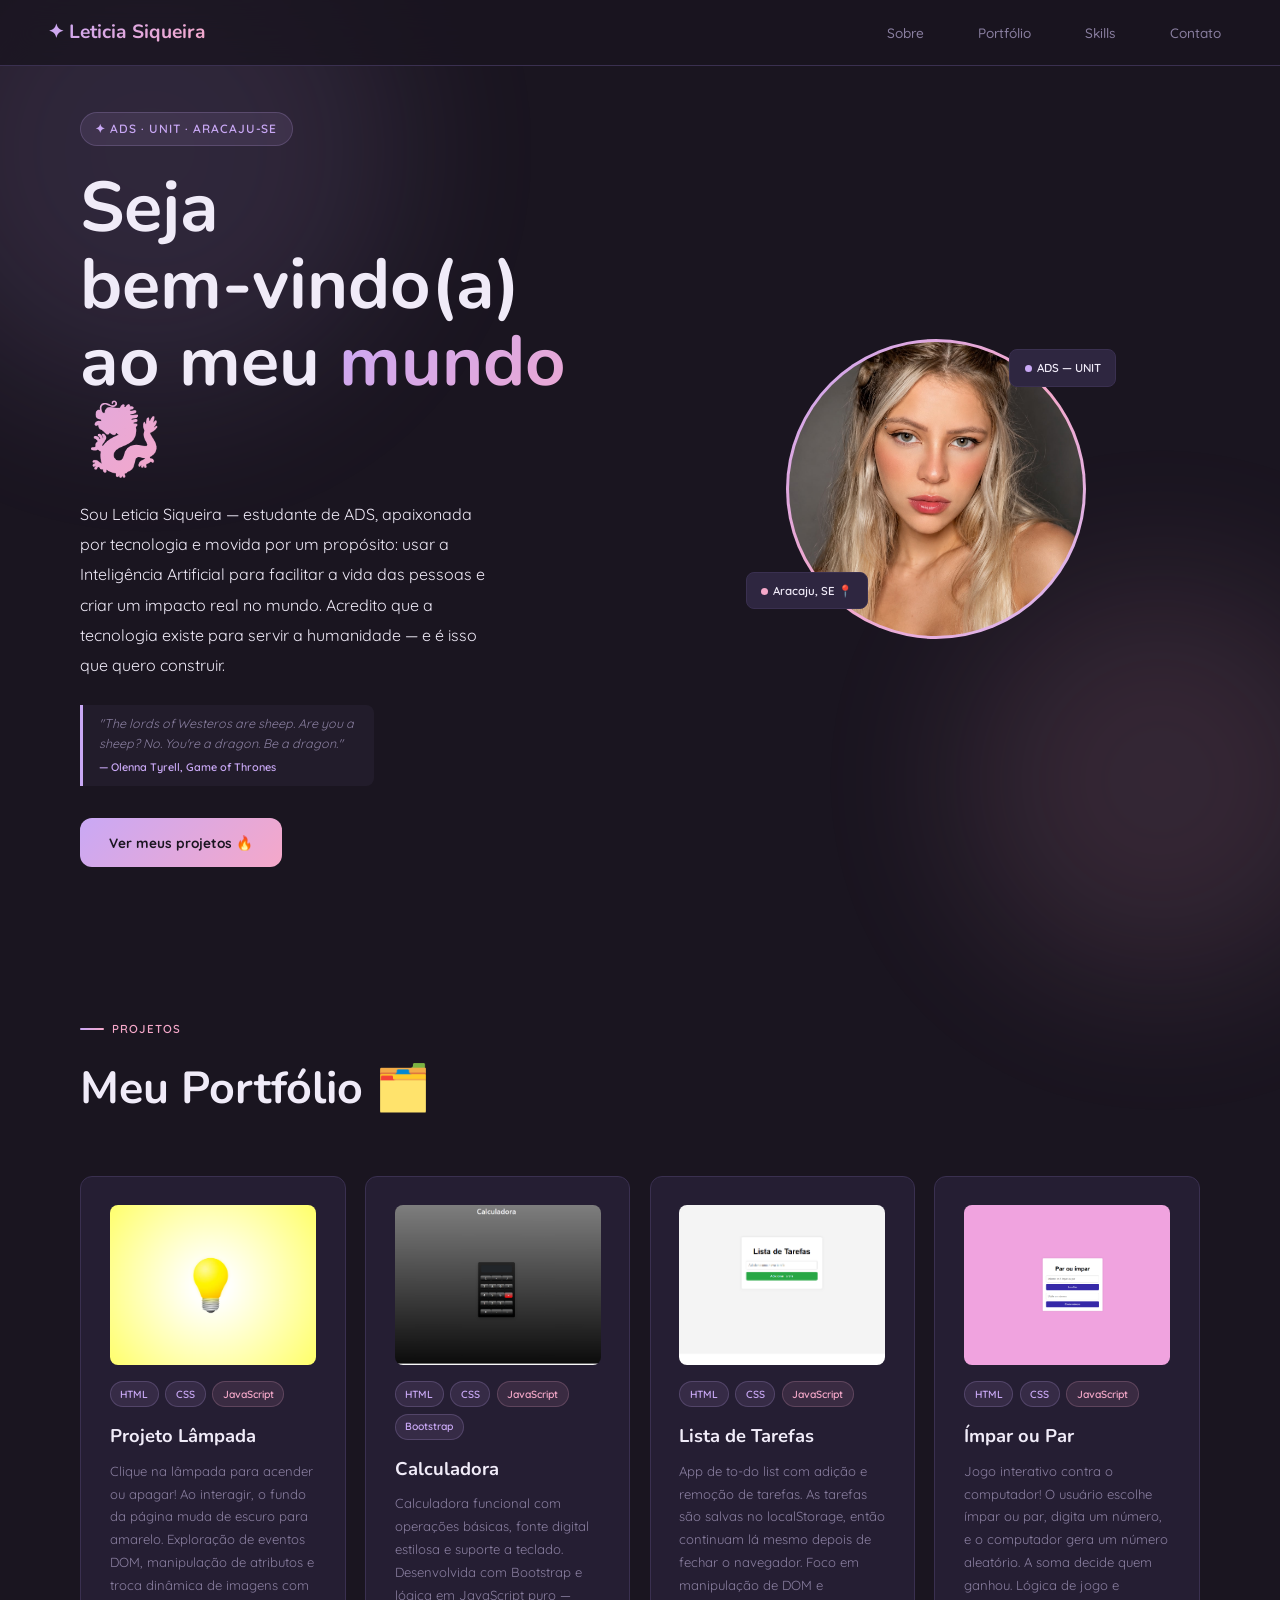
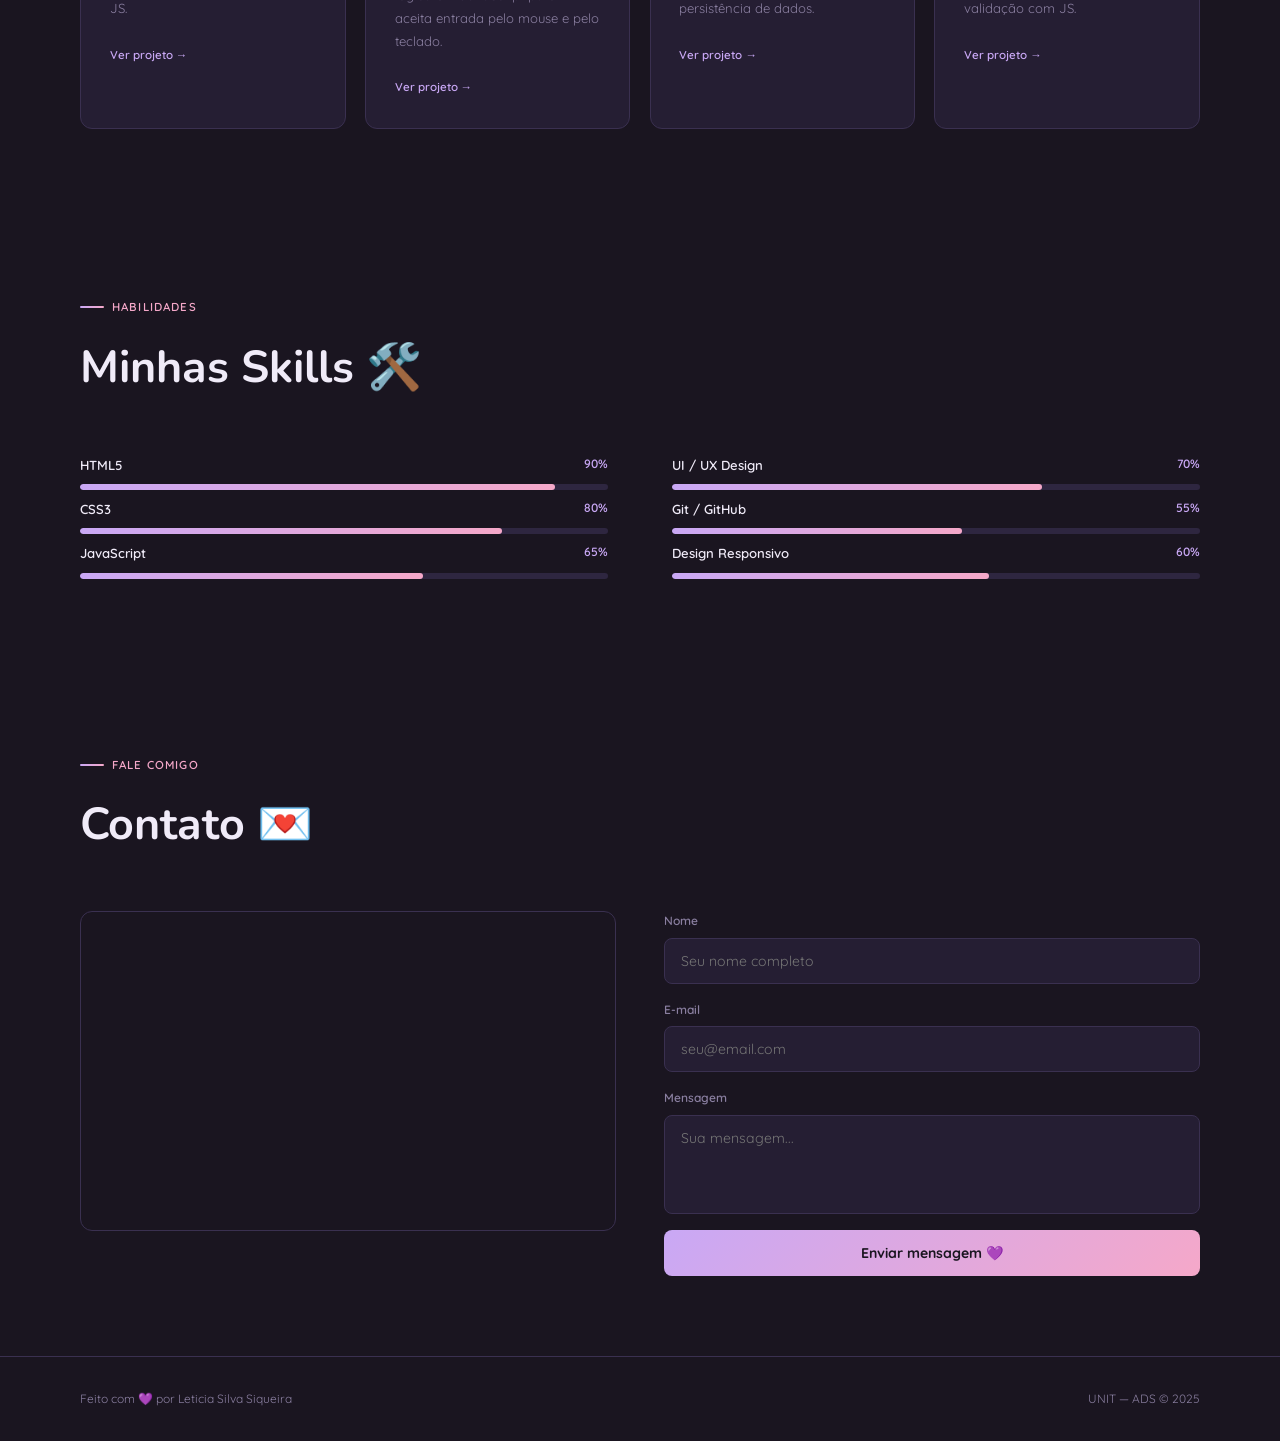
<file: index.html>
<!DOCTYPE html>
<html lang="pt-BR">
<head>
<meta charset="UTF-8">
<meta name="viewport" content="width=device-width, initial-scale=1.0">
<title>Leticia Siqueira — Portfólio</title>
<link rel="preconnect" href="https://fonts.googleapis.com">
<link href="https://fonts.googleapis.com/css2?family=Nunito:ital,wght@0,300;0,400;0,600;0,700;1,300;1,400&family=Quicksand:wght@300;400;500;600&display=swap" rel="stylesheet">
<style>
*, *::before, *::after { box-sizing: border-box; margin: 0; padding: 0; }

:root {
  --bg: #1a1520;
  --bg2: #201a2b;
  --surface: #251e33;
  --surface2: #2e2640;
  --border: #3a3050;
  --purple: #c9a8f5;
  --pink: #f5a8c9;
  --lavender: #d4b8f7;
  --rose: #f7b8d4;
  --muted: #8a7fa0;
  --text: #f0ebf8;
  --font-title: 'Nunito', sans-serif;
  --font-body: 'Quicksand', sans-serif;
  --radius: 12px;
  --radius-sm: 8px;
}

html { scroll-behavior: smooth; }

body {
  background: var(--bg);
  color: var(--text);
  font-family: var(--font-body);
  font-weight: 400;
  line-height: 1.7;
  overflow-x: hidden;
}

/* floating blobs background */
body::before, body::after {
  content: '';
  position: fixed;
  border-radius: 50%;
  pointer-events: none;
  z-index: 0;
  filter: blur(80px);
  opacity: 0.12;
}
body::before {
  width: 500px; height: 500px;
  background: var(--purple);
  top: -100px; left: -100px;
}
body::after {
  width: 400px; height: 400px;
  background: var(--pink);
  bottom: -80px; right: -80px;
}

/* NAV */
nav {
  position: fixed;
  top: 0; left: 0; right: 0;
  z-index: 100;
  padding: 1rem 3rem;
  display: flex;
  justify-content: space-between;
  align-items: center;
  background: rgba(26, 21, 32, 0.8);
  backdrop-filter: blur(16px);
  border-bottom: 1px solid var(--border);
}
.nav-logo {
  font-family: var(--font-title);
  font-size: 1.2rem;
  font-weight: 700;
  background: linear-gradient(135deg, var(--purple), var(--pink));
  -webkit-background-clip: text;
  -webkit-text-fill-color: transparent;
  background-clip: text;
}
.nav-links { display: flex; gap: 2rem; list-style: none; }
.nav-links a {
  font-size: 0.85rem;
  font-weight: 500;
  color: var(--muted);
  text-decoration: none;
  transition: color 0.25s;
  padding: 0.3rem 0.7rem;
  border-radius: 20px;
}
.nav-links a:hover {
  color: var(--purple);
  background: rgba(201,168,245,0.08);
}

/* HERO */
#sobre {
  min-height: 100vh;
  display: grid;
  grid-template-columns: 1fr 1fr;
  align-items: center;
  padding: 7rem 5rem 4rem;
  gap: 4rem;
  position: relative;
  z-index: 1;
}

.hero-tag {
  display: inline-flex;
  align-items: center;
  gap: 0.5rem;
  font-size: 0.75rem;
  font-weight: 600;
  letter-spacing: 0.08em;
  text-transform: uppercase;
  color: var(--purple);
  background: rgba(201,168,245,0.1);
  border: 1px solid rgba(201,168,245,0.2);
  padding: 0.35rem 0.9rem;
  border-radius: 20px;
  margin-bottom: 1.5rem;
}

h1 {
  font-family: var(--font-title);
  font-size: clamp(2.8rem, 5.5vw, 5rem);
  font-weight: 700;
  line-height: 1.1;
  margin-bottom: 1.2rem;
}
h1 .name {
  background: linear-gradient(135deg, var(--purple), var(--pink));
  -webkit-background-clip: text;
  -webkit-text-fill-color: transparent;
  background-clip: text;
}

.hero-desc {
  color: var(--text);
  font-size: 1rem;
  max-width: 42ch;
  line-height: 1.9;
  margin-bottom: 1.5rem;
  font-style: normal;
}
.hero-quote {
  border-left: 3px solid var(--purple);
  padding: 0.6rem 1rem;
  margin-bottom: 2rem;
  font-size: 0.78rem;
  color: var(--muted);
  line-height: 1.6;
  background: rgba(201,168,245,0.05);
  border-radius: 0 var(--radius-sm) var(--radius-sm) 0;
  font-style: italic;
  max-width: 42ch;
}
.hero-quote span {
  display: block;
  margin-top: 0.3rem;
  font-size: 0.68rem;
  color: var(--purple);
  font-style: normal;
  font-weight: 600;
}

.btn-primary {
  display: inline-flex;
  align-items: center;
  gap: 0.5rem;
  padding: 0.8rem 1.8rem;
  background: linear-gradient(135deg, var(--purple), var(--pink));
  color: #1a1520;
  font-family: var(--font-body);
  font-size: 0.85rem;
  font-weight: 700;
  text-decoration: none;
  border-radius: var(--radius);
  transition: opacity 0.25s, transform 0.25s;
  border: none;
  cursor: pointer;
}
.btn-primary:hover { opacity: 0.88; transform: translateY(-2px); }

/* profile */
.hero-visual {
  display: flex;
  justify-content: center;
  align-items: center;
}
.profile-wrap {
  position: relative;
  display: flex;
  justify-content: center;
}
.profile-ring {
  width: 300px; height: 300px;
  border-radius: 50%;
  padding: 3px;
  background: linear-gradient(135deg, var(--purple), var(--pink), var(--lavender));
  position: relative;
}
.profile-inner {
  width: 100%; height: 100%;
  border-radius: 50%;
  background: var(--surface);
  display: flex;
  align-items: center;
  justify-content: center;
  overflow: hidden;
}
.profile-inner img { width: 100%; height: 100%; object-fit: cover; }
.profile-placeholder-hero {
  display: flex; flex-direction: column;
  align-items: center; gap: 0.8rem;
  color: var(--muted); font-size: 0.7rem;
  text-align: center;
}
.profile-placeholder-hero svg { opacity: 0.4; }

.float-badge {
  position: absolute;
  background: var(--surface2);
  border: 1px solid var(--border);
  border-radius: var(--radius-sm);
  padding: 0.5rem 0.9rem;
  font-size: 0.72rem;
  font-weight: 600;
  color: var(--text);
  white-space: nowrap;
}
.badge-1 { top: 10px; right: -30px; }
.badge-2 { bottom: 30px; left: -40px; }
.badge-dot {
  display: inline-block;
  width: 7px; height: 7px;
  border-radius: 50%;
  margin-right: 5px;
  background: var(--purple);
}
.badge-dot.pink { background: var(--pink); }

/* SECTIONS */
section:not(#sobre) {
  padding: 5rem 5rem;
  position: relative;
  z-index: 1;
}

.section-label {
  display: inline-flex;
  align-items: center;
  gap: 0.5rem;
  font-size: 0.72rem;
  font-weight: 600;
  letter-spacing: 0.1em;
  text-transform: uppercase;
  color: var(--pink);
  margin-bottom: 0.8rem;
}
.section-label::before {
  content: '';
  display: block;
  width: 1.5rem; height: 2px;
  background: linear-gradient(90deg, var(--purple), var(--pink));
  border-radius: 2px;
}

h2 {
  font-family: var(--font-title);
  font-size: clamp(1.8rem, 3.5vw, 2.8rem);
  font-weight: 700;
  margin-bottom: 3rem;
}

/* PORTFOLIO */
.portfolio-grid {
  display: grid;
  grid-template-columns: repeat(auto-fill, minmax(260px, 1fr));
  gap: 1.2rem;
}

.project-card {
  background: var(--surface);
  border: 1px solid var(--border);
  border-radius: var(--radius);
  padding: 1.8rem;
  transition: transform 0.25s, border-color 0.25s, box-shadow 0.25s;
  position: relative;
  overflow: hidden;
}
.project-card::before {
  content: '';
  position: absolute;
  top: 0; left: 0; right: 0;
  height: 3px;
  background: linear-gradient(90deg, var(--purple), var(--pink));
  opacity: 0;
  transition: opacity 0.25s;
}
.project-card:hover {
  transform: translateY(-4px);
  border-color: rgba(201,168,245,0.3);
  box-shadow: 0 12px 40px rgba(201,168,245,0.08);
}
.project-card:hover::before { opacity: 1; }

.project-thumb {
  width: 100%;
  height: 160px;
  border-radius: var(--radius-sm);
  overflow: hidden;
  margin-bottom: 1rem;
  background: var(--surface2);
}
.project-thumb img {
  width: 100%;
  height: 100%;
  object-fit: cover;
  transition: transform 0.3s;
}
.project-card:hover .project-thumb img { transform: scale(1.05); }
.project-tech {
  display: flex; flex-wrap: wrap; gap: 0.4rem;
  margin-bottom: 0.8rem;
}
.tag {
  font-size: 0.65rem;
  font-weight: 600;
  padding: 0.2rem 0.6rem;
  border-radius: 20px;
  background: rgba(201,168,245,0.1);
  color: var(--purple);
  border: 1px solid rgba(201,168,245,0.2);
}
.tag.pink {
  background: rgba(245,168,201,0.1);
  color: var(--pink);
  border-color: rgba(245,168,201,0.2);
}
.project-card h3 {
  font-family: var(--font-title);
  font-size: 1.15rem;
  font-weight: 700;
  margin-bottom: 0.5rem;
}
.project-card p {
  font-size: 0.82rem;
  color: var(--muted);
  line-height: 1.75;
  margin-bottom: 1.2rem;
}
.project-link {
  font-size: 0.72rem;
  font-weight: 600;
  color: var(--purple);
  text-decoration: none;
  display: inline-flex;
  align-items: center;
  gap: 0.4rem;
  transition: gap 0.2s;
}
.project-link:hover { gap: 0.7rem; }
.project-link.local { color: var(--muted); font-style: italic; cursor: default; }

/* SKILLS */
.skills-wrap {
  display: grid;
  grid-template-columns: 1fr 1fr;
  gap: 1rem 4rem;
}
.skill-item { margin-bottom: 0.5rem; }
.skill-header {
  display: flex;
  justify-content: space-between;
  margin-bottom: 0.5rem;
}
.skill-name { font-size: 0.82rem; font-weight: 600; }
.skill-pct { font-size: 0.75rem; color: var(--purple); font-weight: 600; }
.skill-bar {
  height: 6px;
  background: var(--surface2);
  border-radius: 10px;
  overflow: hidden;
}
.skill-fill {
  height: 100%;
  background: linear-gradient(90deg, var(--purple), var(--pink));
  border-radius: 10px;
  width: 0;
  transition: width 1.3s cubic-bezier(0.25, 1, 0.5, 1);
}

/* CONTATO */
.contact-grid {
  display: grid;
  grid-template-columns: 1fr 1fr;
  gap: 3rem;
  align-items: start;
}
.map-container {
  height: 320px;
  border-radius: var(--radius);
  overflow: hidden;
  border: 1px solid var(--border);
}
.map-container iframe {
  width: 100%; height: 100%;
  border: none;
  filter: grayscale(100%) invert(85%) contrast(75%) hue-rotate(200deg);
}

form { display: flex; flex-direction: column; gap: 1rem; }
.field-group { display: flex; flex-direction: column; gap: 0.4rem; }
label { font-size: 0.75rem; font-weight: 600; color: var(--muted); }
input, textarea {
  background: var(--surface);
  border: 1px solid var(--border);
  color: var(--text);
  font-family: var(--font-body);
  font-size: 0.88rem;
  padding: 0.8rem 1rem;
  border-radius: var(--radius-sm);
  outline: none;
  transition: border-color 0.2s, box-shadow 0.2s;
  resize: none;
}
input:focus, textarea:focus {
  border-color: var(--purple);
  box-shadow: 0 0 0 3px rgba(201,168,245,0.1);
}
input.error, textarea.error { border-color: #f57fa8; }
.error-msg { font-size: 0.68rem; color: #f57fa8; display: none; }
.error-msg.show { display: block; }
.btn-submit {
  background: linear-gradient(135deg, var(--purple), var(--pink));
  color: #1a1520;
  border: none;
  padding: 0.85rem;
  font-family: var(--font-body);
  font-size: 0.88rem;
  font-weight: 700;
  border-radius: var(--radius-sm);
  cursor: pointer;
  transition: opacity 0.2s, transform 0.2s;
}
.btn-submit:hover { opacity: 0.88; transform: translateY(-1px); }
.form-success {
  display: none;
  padding: 0.9rem;
  border-radius: var(--radius-sm);
  background: rgba(201,168,245,0.1);
  border: 1px solid rgba(201,168,245,0.25);
  color: var(--purple);
  font-size: 0.82rem;
  font-weight: 600;
  text-align: center;
}

/* FOOTER */
footer {
  padding: 2rem 5rem;
  border-top: 1px solid var(--border);
  display: flex;
  justify-content: space-between;
  align-items: center;
  font-size: 0.75rem;
  color: var(--muted);
  position: relative;
  z-index: 1;
}

/* ANIMATIONS */
@keyframes fadeUp {
  from { opacity: 0; transform: translateY(18px); }
  to { opacity: 1; transform: translateY(0); }
}
.anim { opacity: 0; animation: fadeUp 0.6s ease forwards; }
.d1 { animation-delay: 0.1s; }
.d2 { animation-delay: 0.25s; }
.d3 { animation-delay: 0.4s; }
.d4 { animation-delay: 0.55s; }
.d5 { animation-delay: 0.65s; }

@keyframes float {
  0%, 100% { transform: translateY(0px); }
  50% { transform: translateY(-8px); }
}
.profile-ring { animation: float 5s ease-in-out infinite; }

/* RESPONSIVE */
@media (max-width: 900px) {
  nav { padding: 1rem 1.5rem; }
  .nav-links { gap: 1rem; }
  #sobre { grid-template-columns: 1fr; padding: 7rem 2rem 4rem; text-align: center; }
  .hero-visual { order: -1; }
  .hero-tag, .hero-desc { margin-left: auto; margin-right: auto; }
  section:not(#sobre) { padding: 4rem 2rem; }
  .skills-wrap, .contact-grid { grid-template-columns: 1fr; }
  footer { flex-direction: column; gap: 0.5rem; text-align: center; }
  .badge-1, .badge-2 { display: none; }
}
@media (max-width: 600px) {
  .portfolio-grid { grid-template-columns: 1fr; }
  .profile-ring { width: 220px; height: 220px; }
}
</style>
</head>
<body>

<nav>
  <span class="nav-logo">✦ Leticia Siqueira</span>
  <ul class="nav-links">
    <li><a href="#sobre">Sobre</a></li>
    <li><a href="#portfolio">Portfólio</a></li>
    <li><a href="#skills">Skills</a></li>
    <li><a href="#contato">Contato</a></li>
  </ul>
</nav>

<!-- SOBRE -->
<section id="sobre">
  <div>
    <div class="hero-tag anim d1">✦ ADS · UNIT · Aracaju-SE</div>
    <h1 class="anim d2">Seja<br>bem-vindo(a)<br>ao meu <span class="name">mundo 🐉</span></h1>
    <p class="hero-desc anim d3">
      Sou Leticia Siqueira — estudante de ADS, apaixonada por tecnologia
      e movida por um propósito: usar a Inteligência Artificial para facilitar
      a vida das pessoas e criar um impacto real no mundo.
      Acredito que a tecnologia existe para servir a humanidade —
      e é isso que quero construir.
    </p>
    <blockquote class="hero-quote anim d4">
      "The lords of Westeros are sheep. Are you a sheep? No. You're a dragon. Be a dragon."
      <span>— Olenna Tyrell, Game of Thrones</span>
    </blockquote>
    <a href="#portfolio" class="btn-primary anim d5">
      Ver meus projetos 🔥
    </a>
  </div>

  <div class="hero-visual anim d5">
    <div class="profile-wrap">
      <div class="profile-ring">
        <div class="profile-inner">
          <img src="lety.jpg" alt="Leticia Siqueira">
        </div>
      </div>
      <div class="float-badge badge-1"><span class="badge-dot"></span>ADS — UNIT</div>
      <div class="float-badge badge-2"><span class="badge-dot pink"></span>Aracaju, SE 📍</div>
    </div>
  </div>
</section>

<!-- PORTFÓLIO -->
<section id="portfolio">
  <p class="section-label">Projetos</p>
  <h2>Meu Portfólio 🗂️</h2>

  <div class="portfolio-grid">

    <div class="project-card">
      <div class="project-thumb">
        <img src="preview-lampada.png" alt="Projeto Lâmpada">
      </div>
      <div class="project-tech">
        <span class="tag">HTML</span>
        <span class="tag">CSS</span>
        <span class="tag pink">JavaScript</span>
      </div>
      <h3>Projeto Lâmpada</h3>
      <p>Clique na lâmpada para acender ou apagar! Ao interagir, o fundo da página muda de escuro para amarelo. Exploração de eventos DOM, manipulação de atributos e troca dinâmica de imagens com JS.</p>
      <a href="lampada/index.html" class="project-link">Ver projeto →</a>
    </div>

    <div class="project-card">
      <div class="project-thumb">
        <img src="preview-calculadora.png" alt="Calculadora">
      </div>
      <div class="project-tech">
        <span class="tag">HTML</span>
        <span class="tag">CSS</span>
        <span class="tag pink">JavaScript</span>
        <span class="tag">Bootstrap</span>
      </div>
      <h3>Calculadora</h3>
      <p>Calculadora funcional com operações básicas, fonte digital estilosa e suporte a teclado. Desenvolvida com Bootstrap e lógica em JavaScript puro — aceita entrada pelo mouse e pelo teclado.</p>
      <a href="calculadora/atividade-calculadora/index.html" class="project-link">Ver projeto →</a>
    </div>

    <div class="project-card">
      <div class="project-thumb">
        <img src="preview-tarefas.png" alt="Lista de Tarefas">
      </div>
      <div class="project-tech">
        <span class="tag">HTML</span>
        <span class="tag">CSS</span>
        <span class="tag pink">JavaScript</span>
      </div>
      <h3>Lista de Tarefas</h3>
      <p>App de to-do list com adição e remoção de tarefas. As tarefas são salvas no localStorage, então continuam lá mesmo depois de fechar o navegador. Foco em manipulação de DOM e persistência de dados.</p>
      <a href="lista-de-tarefas/atividade_lista_tarefas/index.html" class="project-link">Ver projeto →</a>
    </div>

    <div class="project-card">
      <div class="project-thumb">
        <img src="preview-impar.png" alt="Ímpar ou Par">
      </div>
      <div class="project-tech">
        <span class="tag">HTML</span>
        <span class="tag">CSS</span>
        <span class="tag pink">JavaScript</span>
      </div>
      <h3>Ímpar ou Par</h3>
      <p>Jogo interativo contra o computador! O usuário escolhe ímpar ou par, digita um número, e o computador gera um número aleatório. A soma decide quem ganhou. Lógica de jogo e validação com JS.</p>
      <a href="impar-ou-par/index.html" class="project-link">Ver projeto →</a>
    </div>

  </div>
</section>

<!-- SKILLS -->
<section id="skills">
  <p class="section-label">Habilidades</p>
  <h2>Minhas Skills 🛠️</h2>

  <div class="skills-wrap">
    <div>
      <div class="skill-item" data-pct="90">
        <div class="skill-header">
          <span class="skill-name">HTML5</span>
          <span class="skill-pct">90%</span>
        </div>
        <div class="skill-bar"><div class="skill-fill"></div></div>
      </div>
      <div class="skill-item" data-pct="80">
        <div class="skill-header">
          <span class="skill-name">CSS3</span>
          <span class="skill-pct">80%</span>
        </div>
        <div class="skill-bar"><div class="skill-fill"></div></div>
      </div>
      <div class="skill-item" data-pct="65">
        <div class="skill-header">
          <span class="skill-name">JavaScript</span>
          <span class="skill-pct">65%</span>
        </div>
        <div class="skill-bar"><div class="skill-fill"></div></div>
      </div>
    </div>
    <div>
      <div class="skill-item" data-pct="70">
        <div class="skill-header">
          <span class="skill-name">UI / UX Design</span>
          <span class="skill-pct">70%</span>
        </div>
        <div class="skill-bar"><div class="skill-fill"></div></div>
      </div>
      <div class="skill-item" data-pct="55">
        <div class="skill-header">
          <span class="skill-name">Git / GitHub</span>
          <span class="skill-pct">55%</span>
        </div>
        <div class="skill-bar"><div class="skill-fill"></div></div>
      </div>
      <div class="skill-item" data-pct="60">
        <div class="skill-header">
          <span class="skill-name">Design Responsivo</span>
          <span class="skill-pct">60%</span>
        </div>
        <div class="skill-bar"><div class="skill-fill"></div></div>
      </div>
    </div>
  </div>
</section>

<!-- CONTATO -->
<section id="contato">
  <p class="section-label">Fale comigo</p>
  <h2>Contato 💌</h2>

  <div class="contact-grid">
    <div class="map-container">
      <iframe
        src="https://www.google.com/maps/embed?pb=!1m18!1m12!1m3!1d125195.28743!2d-37.1!3d-10.95!2m3!1f0!2f0!3f0!3m2!1i1024!2i768!4f13.1!3m3!1m2!1s0x71ab1baa01ce50f%3A0x5cd7cb7f5ee92e48!2sAracaju%2C%20SE!5e0!3m2!1spt-BR!2sbr!4v1700000000000"
        allowfullscreen="" loading="lazy" referrerpolicy="no-referrer-when-downgrade">
      </iframe>
    </div>

    <form id="contactForm" novalidate>
      <div class="field-group">
        <label for="nome">Nome</label>
        <input type="text" id="nome" placeholder="Seu nome completo">
        <span class="error-msg" id="nomeErr">Por favor, informe seu nome.</span>
      </div>
      <div class="field-group">
        <label for="email">E-mail</label>
        <input type="email" id="email" placeholder="seu@email.com">
        <span class="error-msg" id="emailErr">Informe um e-mail válido.</span>
      </div>
      <div class="field-group">
        <label for="mensagem">Mensagem</label>
        <textarea id="mensagem" rows="4" placeholder="Sua mensagem..."></textarea>
        <span class="error-msg" id="mensagemErr">Por favor, escreva sua mensagem.</span>
      </div>
      <button type="submit" class="btn-submit">Enviar mensagem 💜</button>
      <div class="form-success" id="formSuccess">
        ✨ Mensagem enviada! Entrarei em contato em breve.
      </div>
    </form>
  </div>
</section>

<footer>
  <span>Feito com 💜 por Leticia Silva Siqueira</span>
  <span>UNIT — ADS © 2025</span>
</footer>

<script>
  // Skills on scroll
  const skillObs = new IntersectionObserver(entries => {
    entries.forEach(entry => {
      if (entry.isIntersecting) {
        entry.target.querySelectorAll('.skill-item').forEach(item => {
          item.querySelector('.skill-fill').style.width = item.dataset.pct + '%';
        });
        skillObs.unobserve(entry.target);
      }
    });
  }, { threshold: 0.3 });
  const sw = document.querySelector('.skills-wrap');
  if (sw) skillObs.observe(sw);

  // Cards fade in
  const cardObs = new IntersectionObserver(entries => {
    entries.forEach(e => {
      if (e.isIntersecting) {
        e.target.style.opacity = '1';
        e.target.style.transform = 'translateY(0)';
      }
    });
  }, { threshold: 0.1 });
  document.querySelectorAll('.project-card').forEach((c, i) => {
    c.style.opacity = '0';
    c.style.transform = 'translateY(16px)';
    c.style.transition = `opacity 0.5s ease ${i * 0.1}s, transform 0.5s ease ${i * 0.1}s, border-color 0.25s, box-shadow 0.25s`;
    cardObs.observe(c);
  });

  // Form validation
  document.getElementById('contactForm').addEventListener('submit', function(e) {
    e.preventDefault();
    let valid = true;
    const nome = document.getElementById('nome');
    const email = document.getElementById('email');
    const mensagem = document.getElementById('mensagem');

    [nome, email, mensagem].forEach(f => {
      f.classList.remove('error');
      document.getElementById(f.id + 'Err').classList.remove('show');
    });

    if (!nome.value.trim()) {
      nome.classList.add('error');
      document.getElementById('nomeErr').classList.add('show');
      valid = false;
    }
    const emailRx = /^[^\s@]+@[^\s@]+\.[^\s@]+$/;
    if (!emailRx.test(email.value.trim())) {
      email.classList.add('error');
      document.getElementById('emailErr').classList.add('show');
      valid = false;
    }
    if (!mensagem.value.trim()) {
      mensagem.classList.add('error');
      document.getElementById('mensagemErr').classList.add('show');
      valid = false;
    }
    if (valid) {
      document.getElementById('formSuccess').style.display = 'block';
      this.reset();
      setTimeout(() => { document.getElementById('formSuccess').style.display = 'none'; }, 5000);
    }
  });
</script>
</body>
</html>
</file>
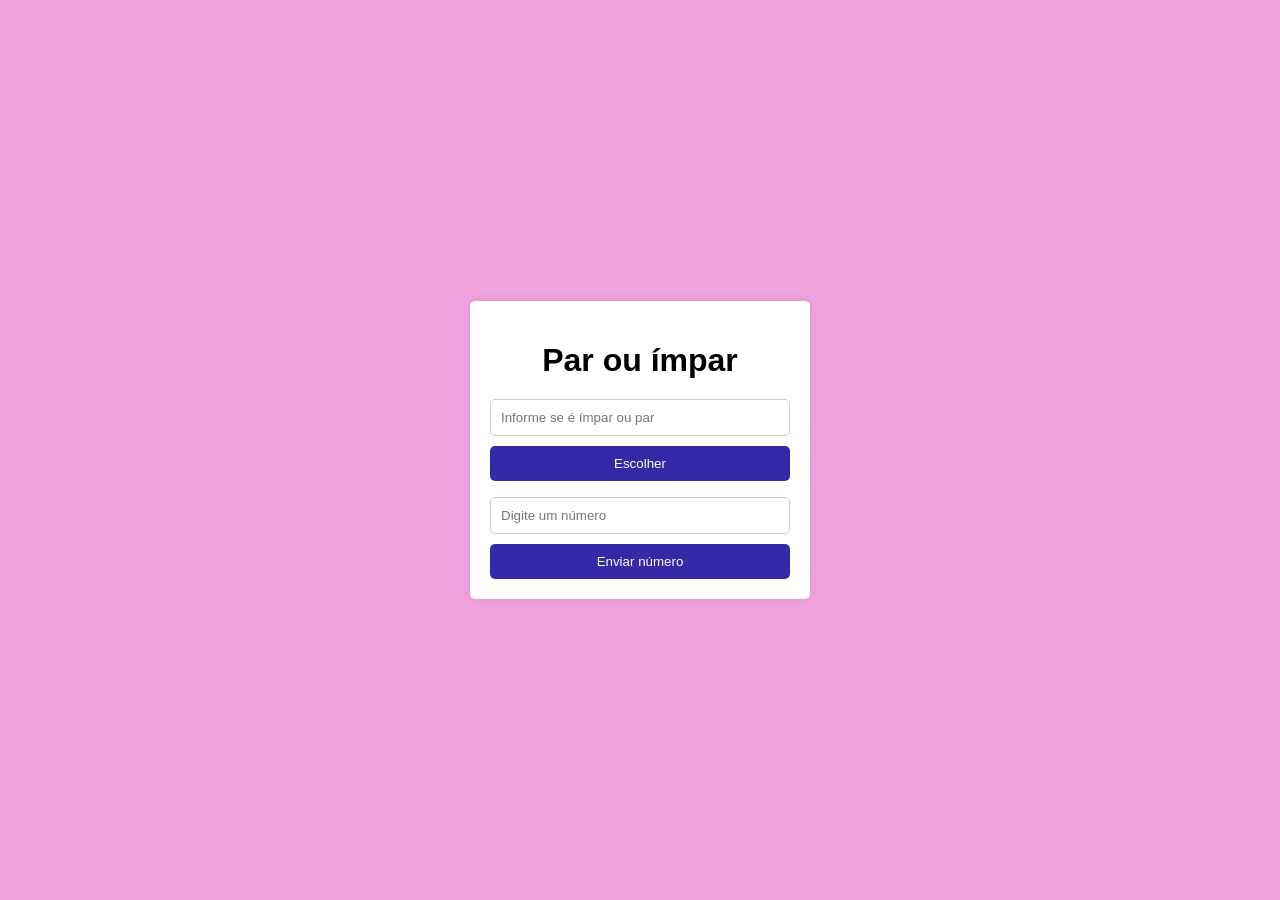
<file: impar ou par/index.html>
<html lang="pt-BR"> 
    <head>
         <meta charset="UTF-8"> 
         <meta name="viewport" content="width=device-width, initial-scale=1.0">
         <title>Jogo ímpar ou Par</title>
          <link rel="stylesheet" href="styles.css">
         <script src="script.js" defer></script>
</head>
 <body>
         <div class="container"> 
         <h1>Par ou ímpar</h1>
         <input type="text" id="choiceInput" placeholder="Informe se é ímpar ou par">
         <button id="choiceSubmit">Escolher</button>
         <ul id="taskList"></ul>
         <input type="text" id="numberInput" placeholder="Digite um número">
         <button id="numberSubmit">Enviar número</button>
         </div>
</body> 
</html>
</file>
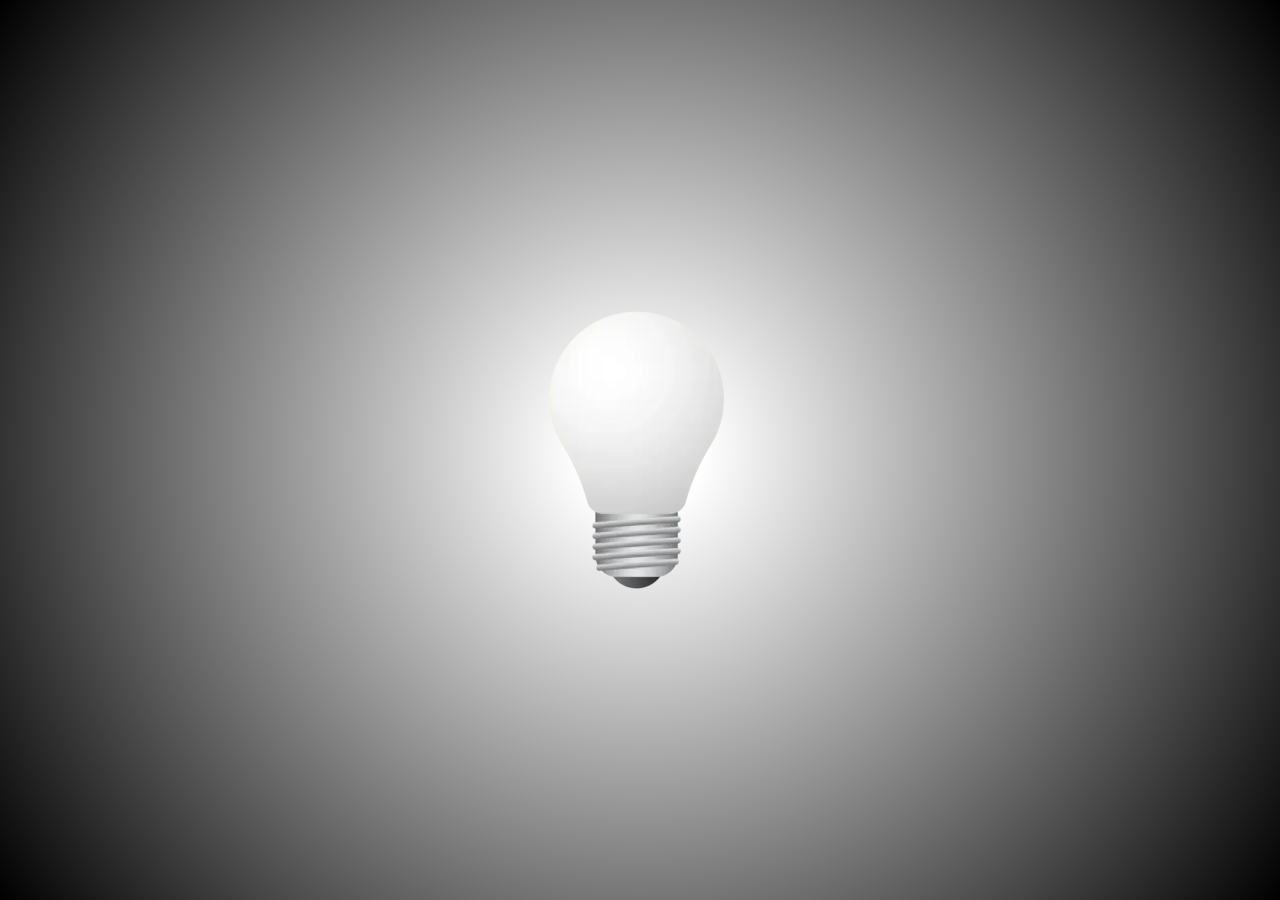
<file: lampada/index.html>
<!DOCTYPE html>
<html lang="pt-BR">
<head>
    <meta charset="UTF-8">
    <meta name="viewport" content="width=device-width, initial-scale=1.0">
    <title>Lâmpada</title>
    <link rel="stylesheet" href="style.css">
</head>
<body>
    <div class="container">
        <img id="lamp" src="assets/lamp_off.png" alt="Lâmpada apagada">
    </div>
    <script src="script.js"></script>
</body>
</html>
</file>
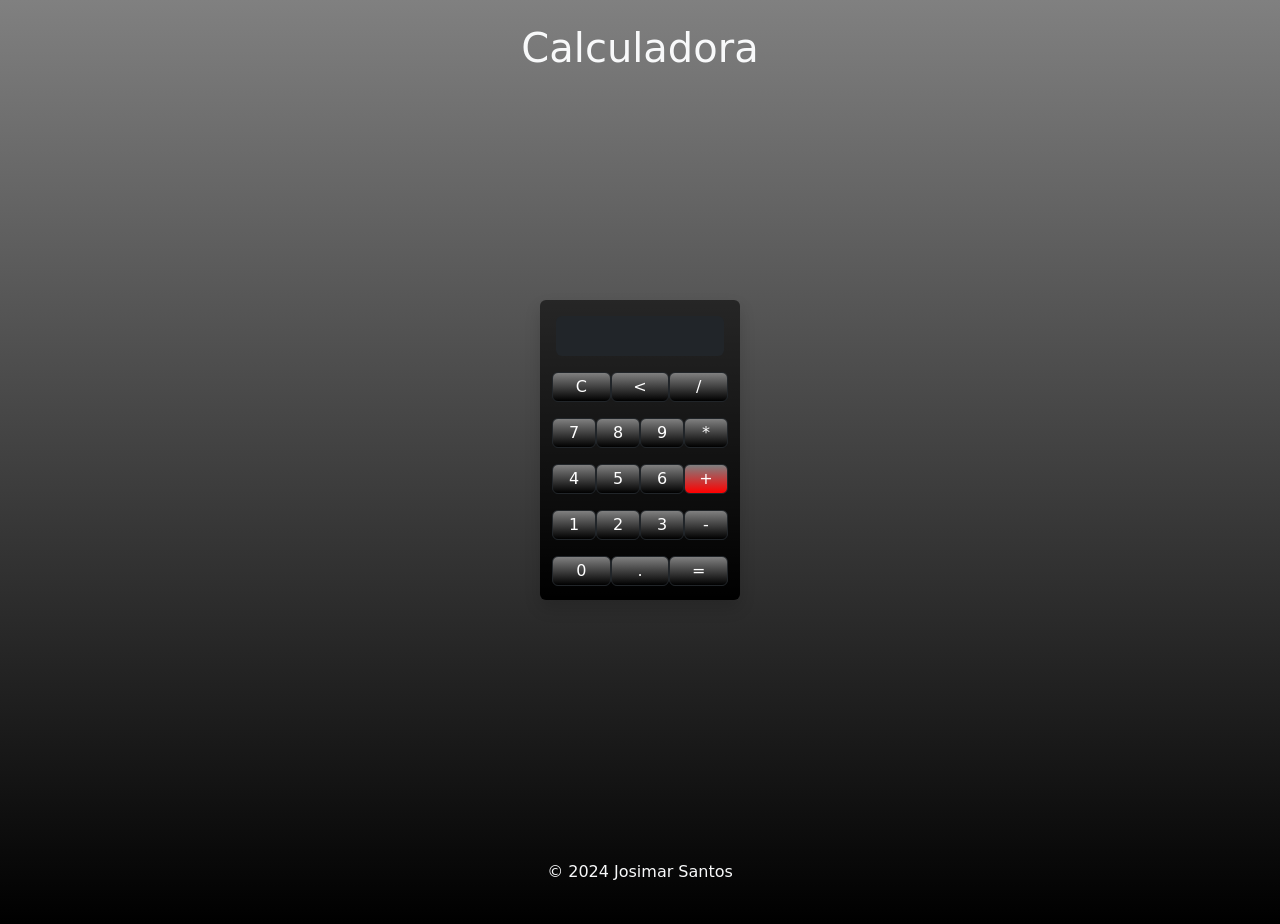
<file: calculadora/atividade calculadora/index.html>
<!DOCTYPE html>
<html lang="en">
<head>
    <meta charset="UTF-8">
    <meta name="viewport" content="width=device-width, initial-scale=1.0">
    <title>Calculator</title>
    <link rel="stylesheet" href="style.css">
    <link href="https://cdn.jsdelivr.net/npm/bootstrap@5.3.3/dist/css/bootstrap.min.css" rel="stylesheet" integrity="sha384-QWTKZyjpPEjISv5WaRU9OFeRpok6YctnYmDr5pNlyT2bRjXh0JMhjY6hW+ALEwIH" crossorigin="anonymous">
</head>
<body>
    <header class="header text-center my-4">
        <h1 class="text-light">Calculadora</h1>
    </header>
    <main class="d-flex justify-content-center">
        <div class="calc bg-black bg-gradient p-3 rounded shadow">
            <div class="display bg-dark pb-3 mb-3 rounded text-light text-end" id="display"></div>
            <div class="btns">
                <div class="row g-2"> 
                    <button onclick="clearAll()" class="btn col btn-dark d-flex justify-content-center align-items-center" aria-label="Clear">C</button>
                    <button onclick="backspace()" class="btn col btn-dark d-flex justify-content-center align-items-center" aria-label="Backspace"><</button>
                    <button onclick="pressed('/')" class="btn col btn-dark d-flex justify-content-center align-items-center" aria-label="Divide">/</button>
                </div>
                <div class="row g-2 mt-2">
                    <button onclick="pressed('7')" class="btn col btn-dark d-flex justify-content-center align-items-center" aria-label="Seven">7</button>
                    <button onclick="pressed('8')" class="btn col btn-dark d-flex justify-content-center align-items-center" aria-label="Eight">8</button>
                    <button onclick="pressed('9')" class="btn col btn-dark d-flex justify-content-center align-items-center" aria-label="Nine">9</button>
                    <button onclick="pressed('*')" class="btn col btn-dark d-flex justify-content-center align-items-center" aria-label="Multiply">*</button>
                </div>
                <div class="row g-2 mt-2">
                    <button onclick="pressed('4')" class="btn col btn-dark d-flex justify-content-center align-items-center" aria-label="Four">4</button>
                    <button onclick="pressed('5')" class="btn col btn-dark d-flex justify-content-center align-items-center" aria-label="Five">5</button>
                    <button onclick="pressed('6')" class="btn col btn-dark d-flex justify-content-center align-items-center" aria-label="Six">6</button>
                    <button onclick="pressed('+')" class="btn col btn-dark d-flex justify-content-center align-items-center" aria-label="Add">+</button>
                </div>
                <div class="row g-2 mt-2">
                    <button onclick="pressed('1')" class="btn col btn-dark d-flex justify-content-center align-items-center" aria-label="One">1</button>
                    <button onclick="pressed('2')" class="btn col btn-dark d-flex justify-content-center align-items-center" aria-label="Two">2</button>
                    <button onclick="pressed('3')" class="btn col btn-dark d-flex justify-content-center align-items-center" aria-label="Three">3</button>
                    <button onclick="pressed('-')" class="btn col btn-dark d-flex justify-content-center align-items-center" aria-label="Subtract">-</button>
                </div>
                <div class="row g-2 mt-2">
                    <button onclick="pressed('0')" class="btn col btn-dark d-flex justify-content-center align-items-center" aria-label="Zero">0</button>
                    <button onclick="pressed('.')" class="btn col btn-dark d-flex justify-content-center align-items-center" aria-label="Decimal">.</button>
                    <button onclick="calculate()" class="btn col btn-dark d-flex justify-content-center align-items-center" aria-label="Equals">=</button>
                </div>
            </div>
        </div>
    </main>
    <footer class="footer text-light fixed-bottom mt-auto text-center">
        <p>&copy; 2024 Josimar Santos</p>
    </footer>
    <script src="script.js"></script>
    <script src="https://cdn.jsdelivr.net/npm/bootstrap@5.3.3/dist/js/bootstrap.bundle.min.js" integrity="sha384-YvpcrYf0tY3lHB60NNkmXc5s9fDVZLESaAA55NDzOxhy9GkcIdslK1eN7N6jIeHz" crossorigin="anonymous"></script>
</body>
</html>
</file>
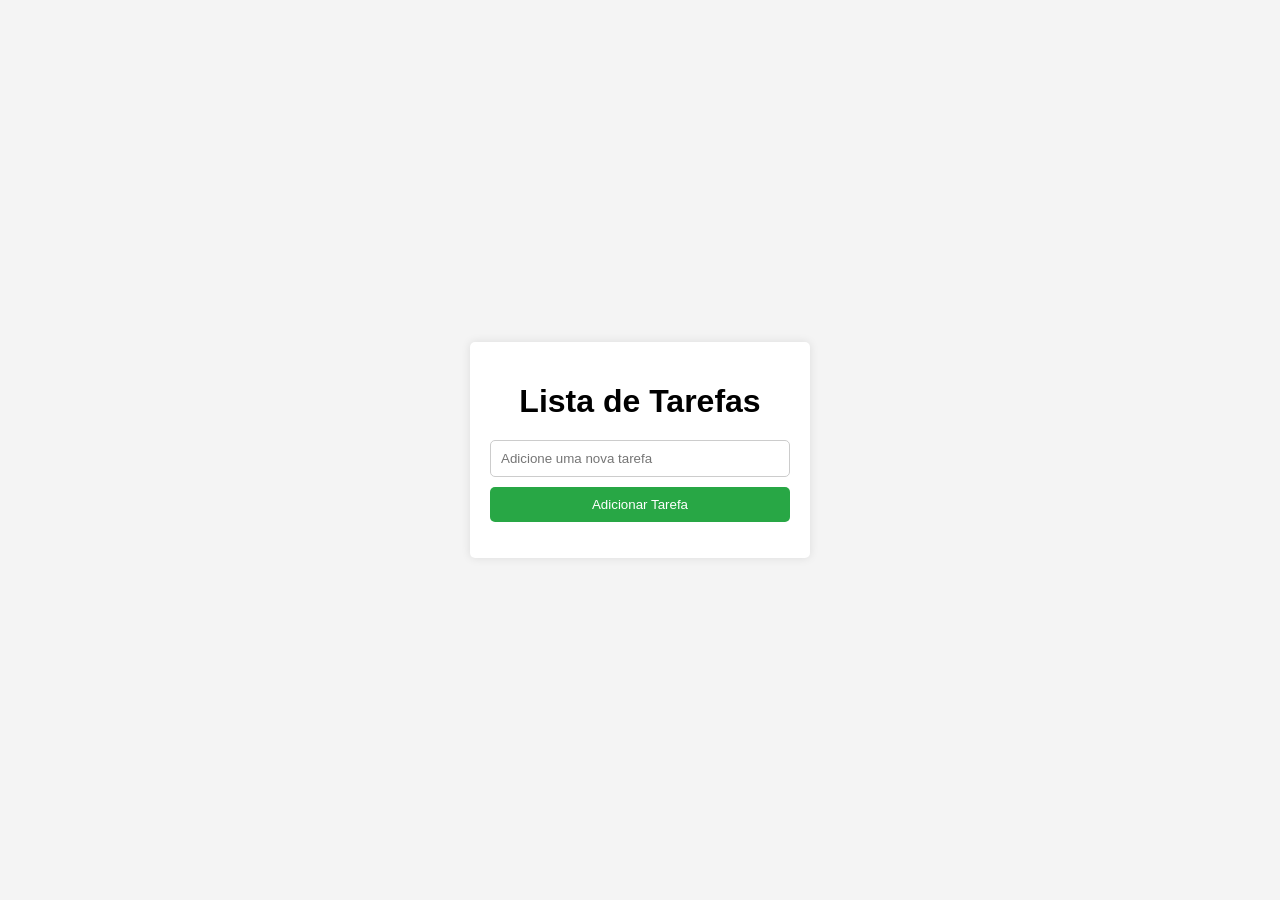
<file: lista de tarefas/atividade_lista_tarefas/index.html>
<html lang="pt-BR">
<head>
    <meta charset="UTF-8">
    <meta name="viewport" content="width=device-width, initial-scale=1.0">
    <title>Lista de Tarefas</title>
    <link rel="stylesheet" href="styles.css">
    <script src="script.js" defer></script>
</head>
<body>
    <div class="container">
        <h1>Lista de Tarefas</h1>
        <input type="text" id="taskInput" placeholder="Adicione uma nova tarefa">
        <button id="addTaskBtn">Adicionar Tarefa</button>
        <ul id="taskList"></ul>
    </div>
</body>
</html>
</file>
<file: impar ou par/styles.css>
body {
    font-family: Arial, sans-serif;
    background-color: hsl(313, 72%, 79%);
    display: flex;
    justify-content: center;
    align-items: center;
    height: 100vh;
    margin: 0;
}

.container {
    background: #fff;
    padding: 20px;
    border-radius: 5px;
    box-shadow: 0 0 10px rgba(0,0,0,0.1);
    width: 300px;
    text-align: center;
}

h1 {
    margin-bottom: 20px;
}

input {
    padding: 10px;
    width: calc(100%);
    margin-bottom: 10px;
    border: 1px solid #ccc;
    border-radius: 5px;
}

button {
    padding: 10px 15px;
    background: hsl(246, 61%, 41%);
    color: #fff;
    border: none;
    border-radius: 5px;
    cursor: pointer;
    width: 100%;
}

button:hover {
    background: #213088;
}
</file>
<file: lampada/style.css>
body {
    background: radial-gradient(circle, white 8%, black 100%);
    display: flex;
    justify-content: center;
    align-items: center;
    height: 100vh;
    margin: 0;
}

.container {
    cursor: pointer;
}
</file>
<file: calculadora/atividade calculadora/style.css>
*{
    margin: 0;
    padding: 0;
}

@font-face {
    font-family: 'DS-DIGI';
    src: url('ds_digital/DS-DIGI.TTF') format('truetype'),
         url('ds_digital/DS-DIGIB.TTF') format('truetype'),
         url('ds_digital/DS-DIGII.TTF') format('truetype'),
         url('ds_digital/DS-DIGIT.TTF') format('truetype');
}

body{
    background-image: linear-gradient(gray, black);
    background-repeat: no-repeat;
    height: 100vh;
    font-family: 'Courier New', Courier, monospace;
}

.calc{
    position: absolute;
    top: 50%;
    left: 50%;
    transform: translate(-50%, -50%);
    height: 300px;
    width: 200px;
    background-color: black;
    border-radius: 5px;    
    padding: 20px;
}

.display{
    background-color: white;
    height: 40px;
    width: auto;
    word-wrap: normal;
    overflow: hidden;
    border-radius: 5px;
    font-family: 'DS-DIGI', sans-serif;
    font-size: 30px;
}

.btn{
    font: 1em sans-serif;
    color: #fff;
    background-image: linear-gradient(gray, black);
    border-radius: 5px;
    padding: 5px;
    width: 30px;
    height: 30px;
}
</file>
<file: lista de tarefas/atividade_lista_tarefas/styles.css>
body {
    font-family: Arial, sans-serif;
    background-color: #f4f4f4;
    display: flex;
    justify-content: center;
    align-items: center;
    height: 100vh;
    margin: 0;
}

.container {
    background: #fff;
    padding: 20px;
    border-radius: 5px;
    box-shadow: 0 0 10px rgba(0,0,0,0.1);
    width: 300px;
    text-align: center;
}

h1 {
    margin-bottom: 20px;
}

input {
    padding: 10px;
    width: calc(100%);
    margin-bottom: 10px;
    border: 1px solid #ccc;
    border-radius: 5px;
}

button {
    padding: 10px 15px;
    background: #28a745;
    color: #fff;
    border: none;
    border-radius: 5px;
    cursor: pointer;
    width: 100%;
}

button:hover {
    background: #218838;
}

ul {
    list-style: none;
    padding: 0;
}

li {
    background: #f4f4f4;
    padding: 10px;
    margin-bottom: 10px;
    border-radius: 5px;
    display: flex;
    justify-content: space-between;
    align-items: center;
}

li button {
    background: #dc3545;
    border: none;
    color: #fff;
    padding: 5px 10px;
    border-radius: 5px;
    cursor: pointer;
    width: 30px;
    border-radius: 5px;
}

li button:hover {
    background: #c82333;
}
</file>
